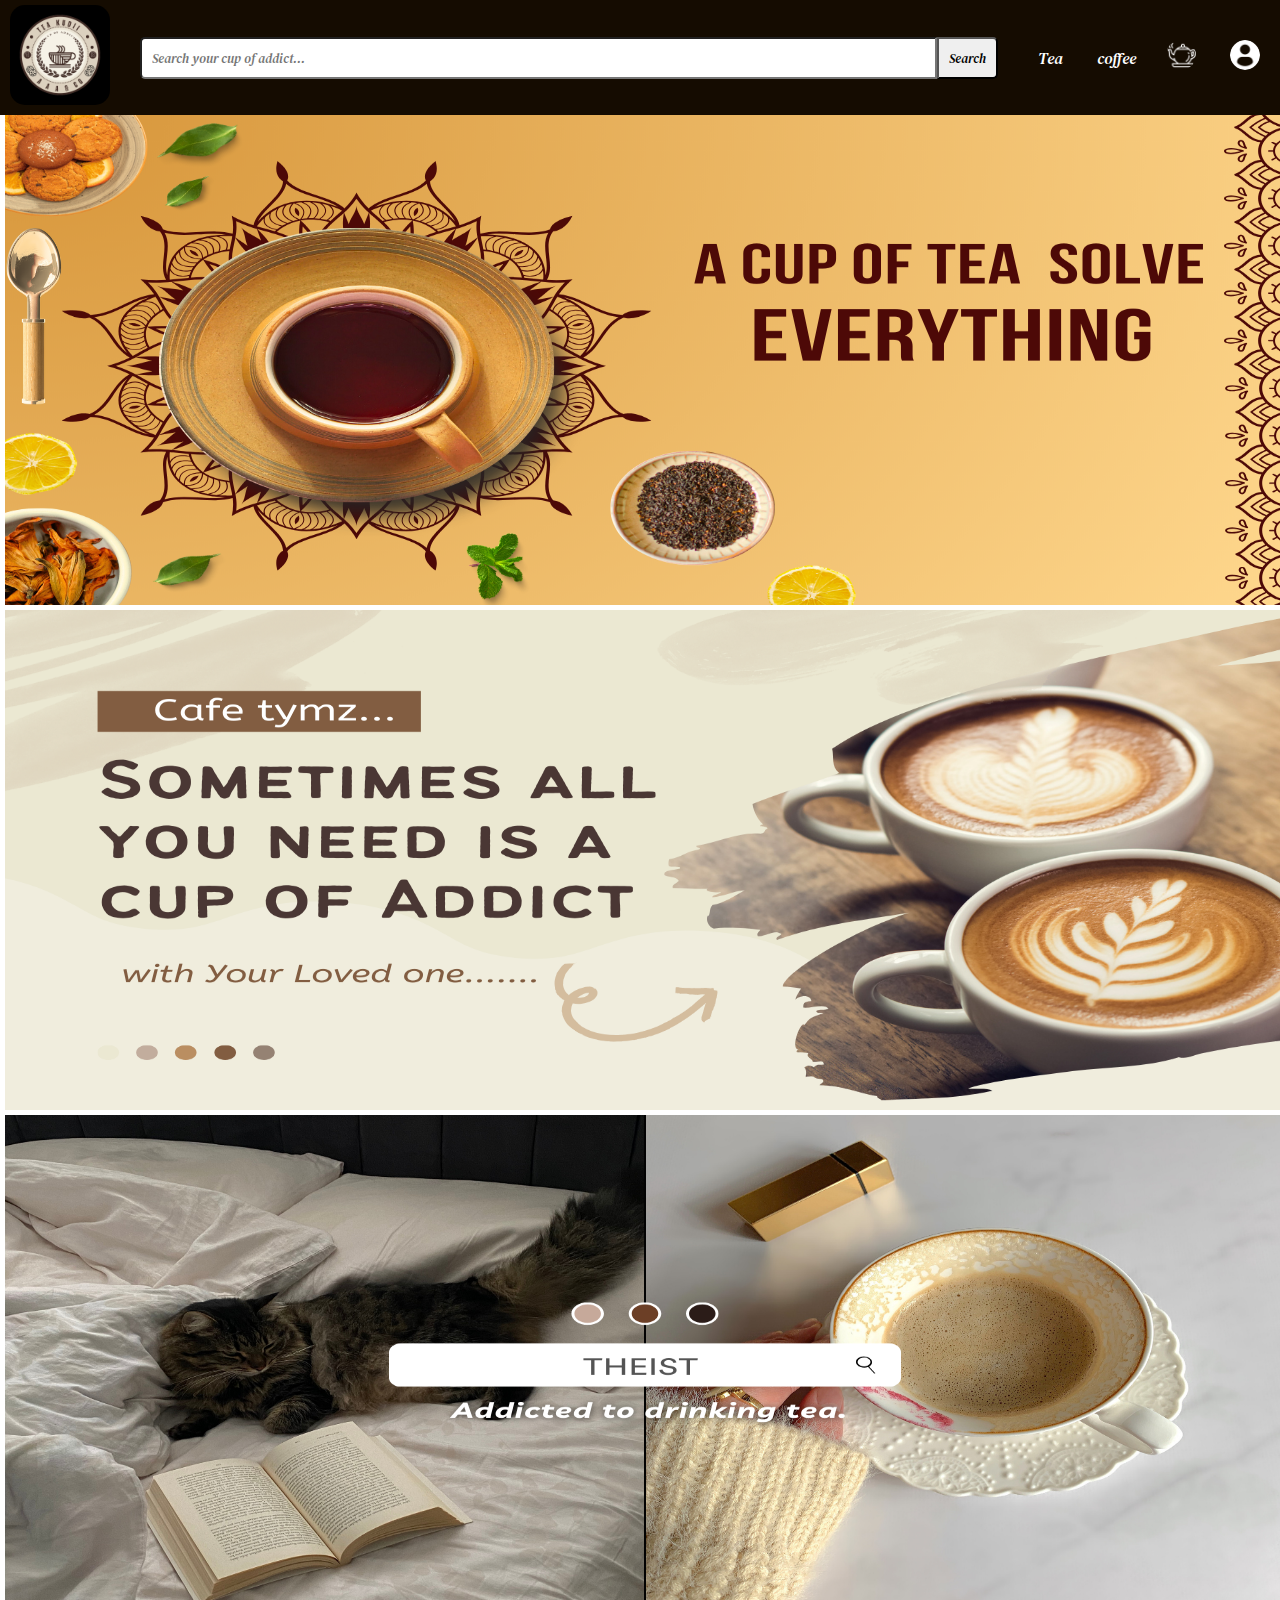
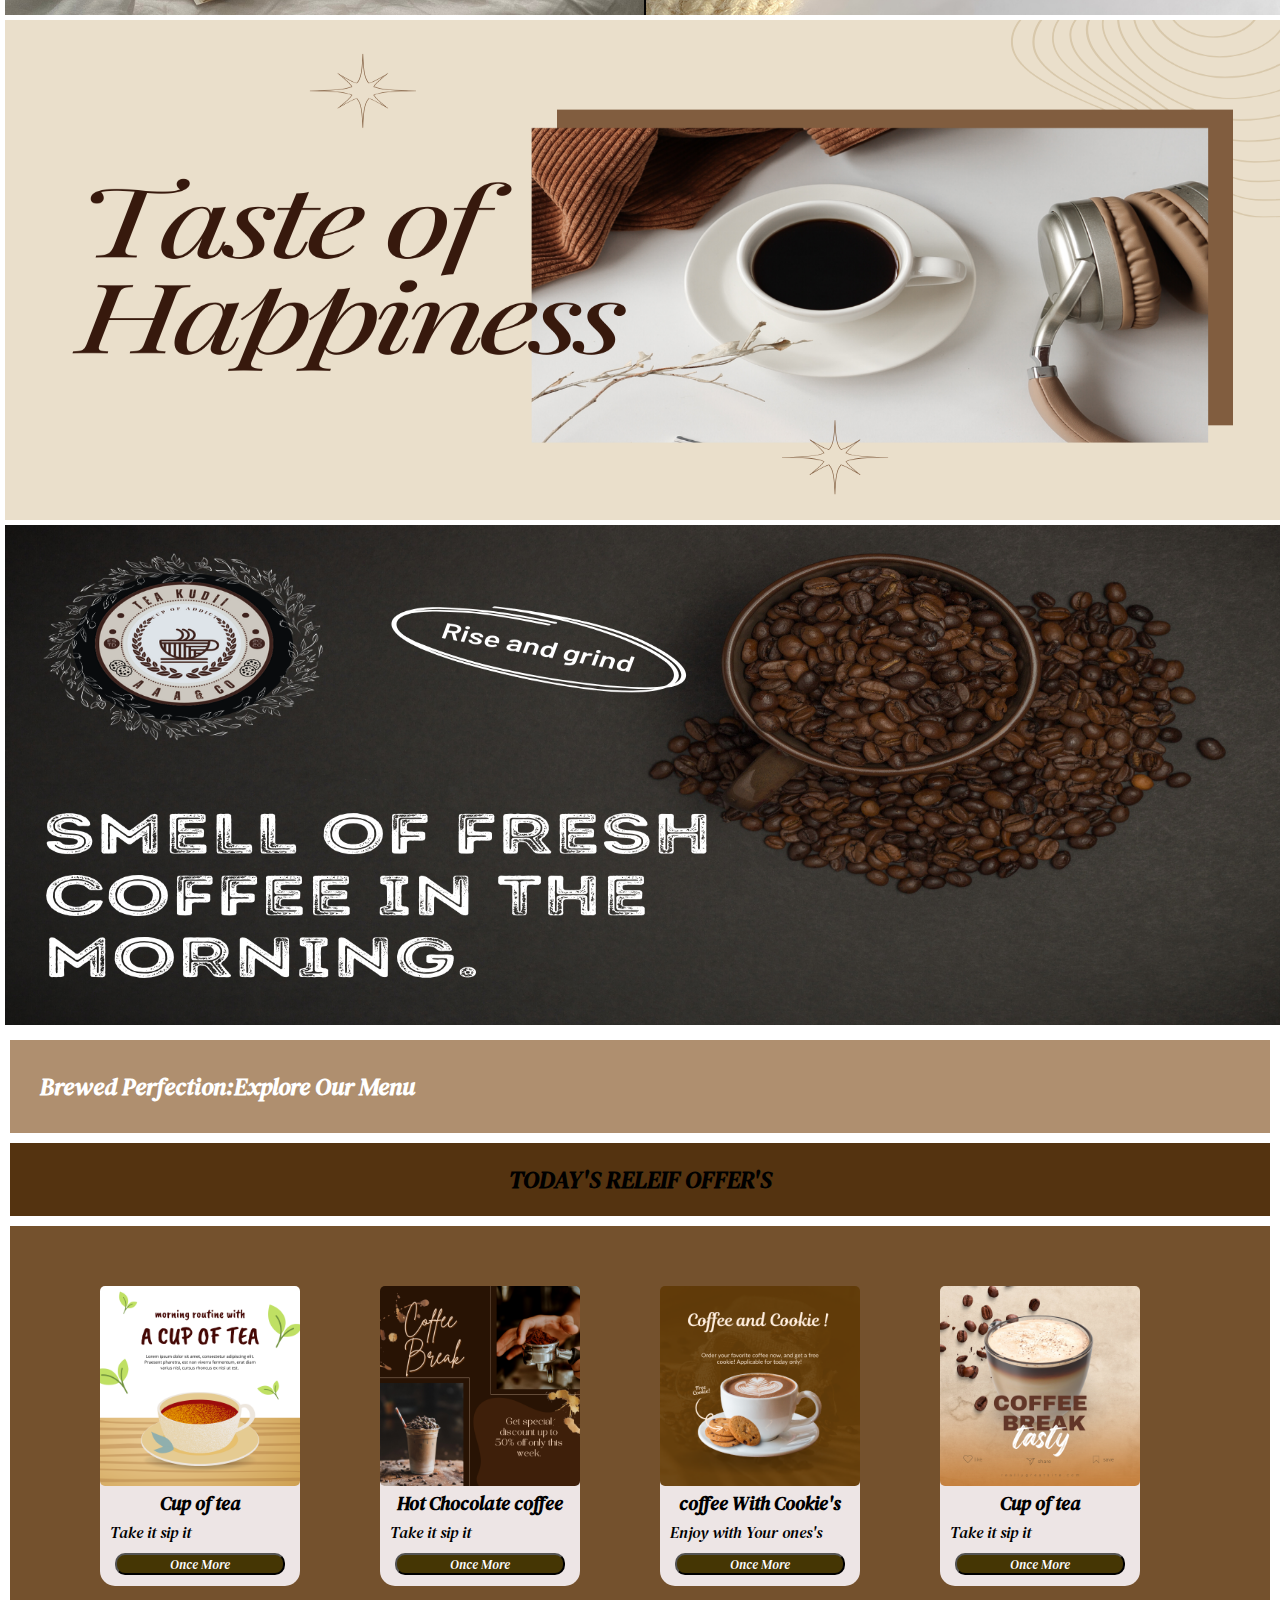
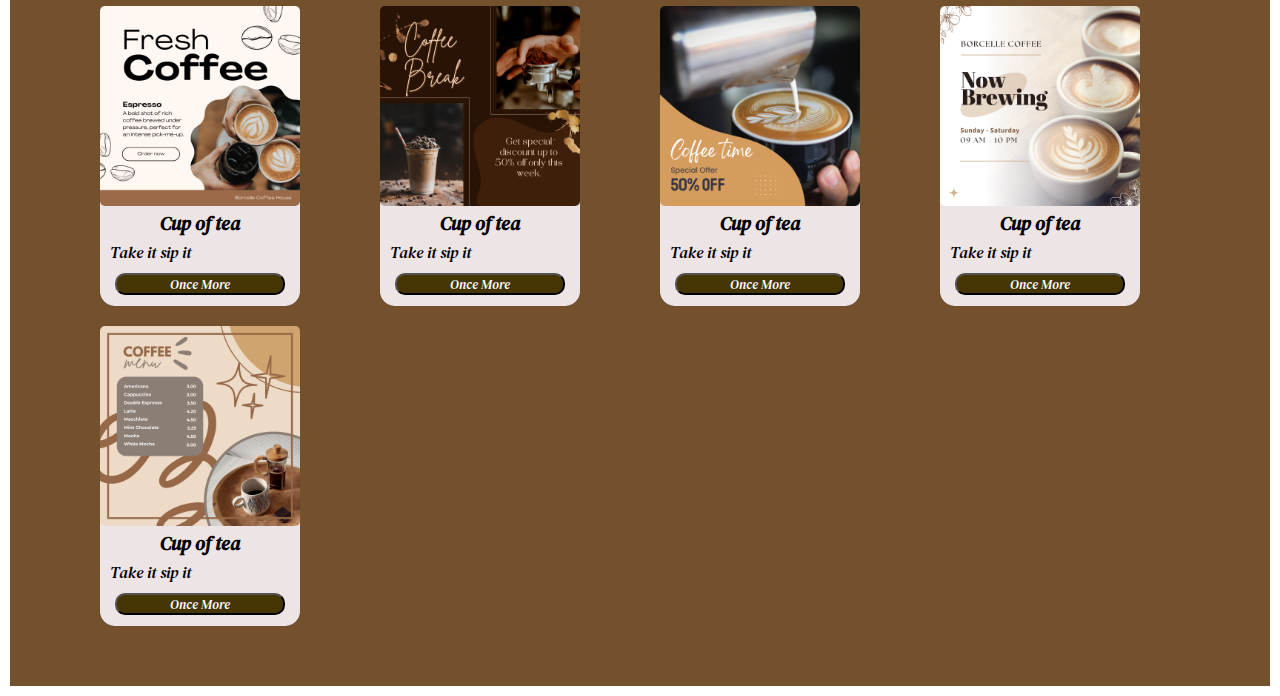
<file: index.html>
<!DOCTYPE html>
<html lang="en">
<head>
    <meta charset="UTF-8">
    <meta name="viewport" content="width=device-width, initial-scale=1.0">
    <title>Tea shop</title>
    <link rel="stylesheet" href="style.css">
</head>
<body>
    <div class="nav-bar">
        <div class="logo">
            <a href=""><img src="images/logo.png" alt=""></a>
        </div>
        <div class="search-box">
            <input type="text" placeholder="Search your cup of addict...">
            <button>Search</button>
        </div>
        <div class="nav-links">
            <a href="tea.html">Tea</a>
            <a href="coffee.html">coffee</a>
        </div>
        <div class="nav-icons">
            <a href="cart.html"><img src="images/Tea-cart.png" alt=""></a>
           <a href="account.html"><img src="images/profile.png" alt=""></a>
        </div>
    </div>
    <div class="hero-section">
       <img src="images/bnr1.png" alt="image not found">
       <img src="images/bnr2.png" alt="image not found">
       <img src="images/bnr3.png" alt="image not found">
       <img src="images/bnr4.png" alt="image not found">
       <img src="images/bnr5.png" alt="image not found">
    </div>

    <div class="menu">
        <h2>Brewed Perfection:Explore Our Menu</h2>
        

    </div>
    <div class="deals">
        <h2>TODAY'S RELEIF OFFER'S</h2>
    </div>
    
    <div class="main-card">
        <div class="card">
            <div class="image"><img src="images/card1.png" alt=""></div>
            <div class="im-info">
                <h3>Cup of tea</h3>
                <p>Take it sip it</p>
                <a href=""><button>Once More</button></a>

            </div>
        </div>
        
        <div class="card">
            <div class="image"><img src="images/card5.png" alt=""></div>
            <div class="im-info">
                <h3>Hot Chocolate coffee</h3>
                <p>Take it sip it</p>
                <a href=""><button>Once More</button></a>
            </div>
        </div>
        <div class="card">
            <div class="image"><img src="images/card2.png" alt=""></div>
            <div class="im-info">
                <h3>coffee With Cookie's</h3>
                <p>Enjoy with Your ones's</p>
                <a href=""><button>Once More</button></a>
            </div>
        </div>
        <div class="card">
            <div class="image"><img src="images/card3.png" alt=""></div>
            <div class="im-info">
                <h3>Cup of tea</h3>
                <p>Take it sip it</p>
                <a href=""><button>Once More</button></a>
            </div>
        </div>
        <div class="card">
            <div class="image"><img src="images/card4.png" alt=""></div>
            <div class="im-info">
                <h3>Cup of tea</h3>
                <p>Take it sip it</p>
                <a href=""><button>Once More</button></a>
            </div>
        </div>

        <div class="card">
            <div class="image"><img src="images/card5.png" alt=""></div>
            <div class="im-info">
                <h3>Cup of tea</h3>
                <p>Take it sip it</p>
                <a href=""><button>Once More</button></a>
            </div>
        </div>
    

        <div class="card">
            <div class="image"><img src="images/card6.png" alt=""></div>
            <div class="im-info">
                <h3>Cup of tea</h3>
                <p>Take it sip it</p>
                <a href=""><button>Once More</button></a>
            </div>
        </div>

        <div class="card">
            <div class="image"><img src="images/card7.png" alt=""></div>
            <div class="im-info">
                <h3>Cup of tea</h3>
                <p>Take it sip it</p>
                <a href=""><button>Once More</button></a>
            </div>
        </div>
        <div class="card">
            <div class="image"><img src="images/card8.png" alt=""></div>
            <div class="im-info">
                <h3>Cup of tea</h3>
                <p>Take it sip it</p>
               
                    <a href=""><button>Once More</button></a>
            </div>
        </div>

    </div>
    
</body>
</html>
</file>
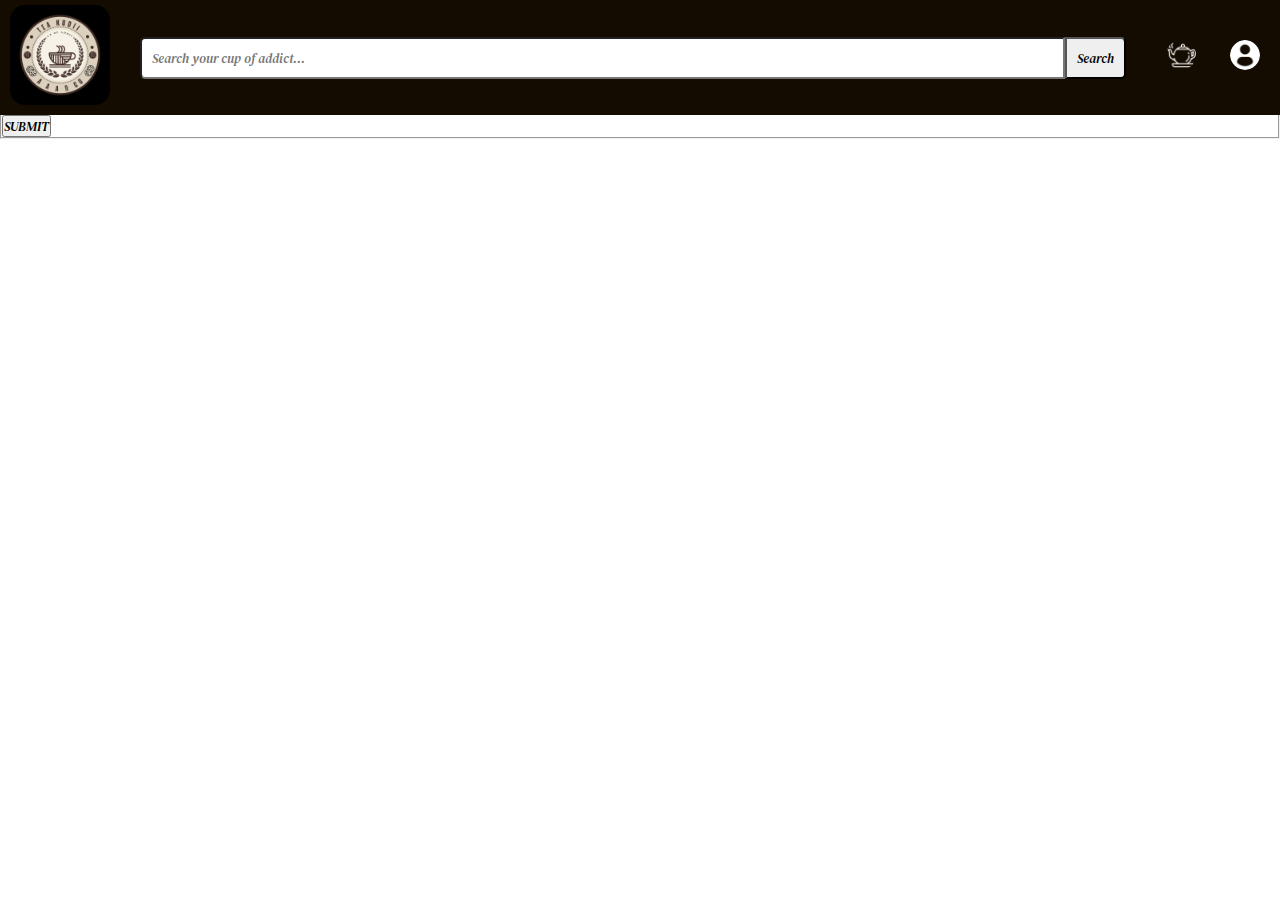
<file: account.html>
<!DOCTYPE html>
<html lang="en">
<head>
    <meta charset="UTF-8">
    <meta name="viewport" content="width=device-width, initial-scale=1.0">
    <title>Sign-up</title>
    <link rel="stylesheet" href="style.css">
</head>
<body>
    <div class="nav-bar">
        <div class="logo">
            <a href="index.html"><img src="images/logo.png" alt=""></a>
        </div>
        <div class="search-box">
            <input type="text" placeholder="Search your cup of addict...">
            <button>Search</button>
        </div>
        <div class="nav-icons">
            <a href=""><img src="images/Tea-cart.png" alt=""></a>
           <a href=""><img src="images/profile.png" alt=""></a>
        </div>
    </div>

    <div class="login-form">
        <fieldset>
            <legend>Sign-up</legend>
            <label for="">Name</label>
            <input type="text" name="" id="" placeholder="Enter your name"><br>
            <label for="">E-mail</label>
            <input type="text" name="" id="" placeholder="Enter your email"><br>
            <label for="">Password</label>
            <input type="password" name="" id="" placeholder="Enter your password"><br>
            <label for="">Re-Enter password</label>
            <input type="text" name="" id="" placeholder="Re-Enter password"><br>
            <button>SUBMIT</button>
        </fieldset>
        
    </div>
</body>
</html>
</file>
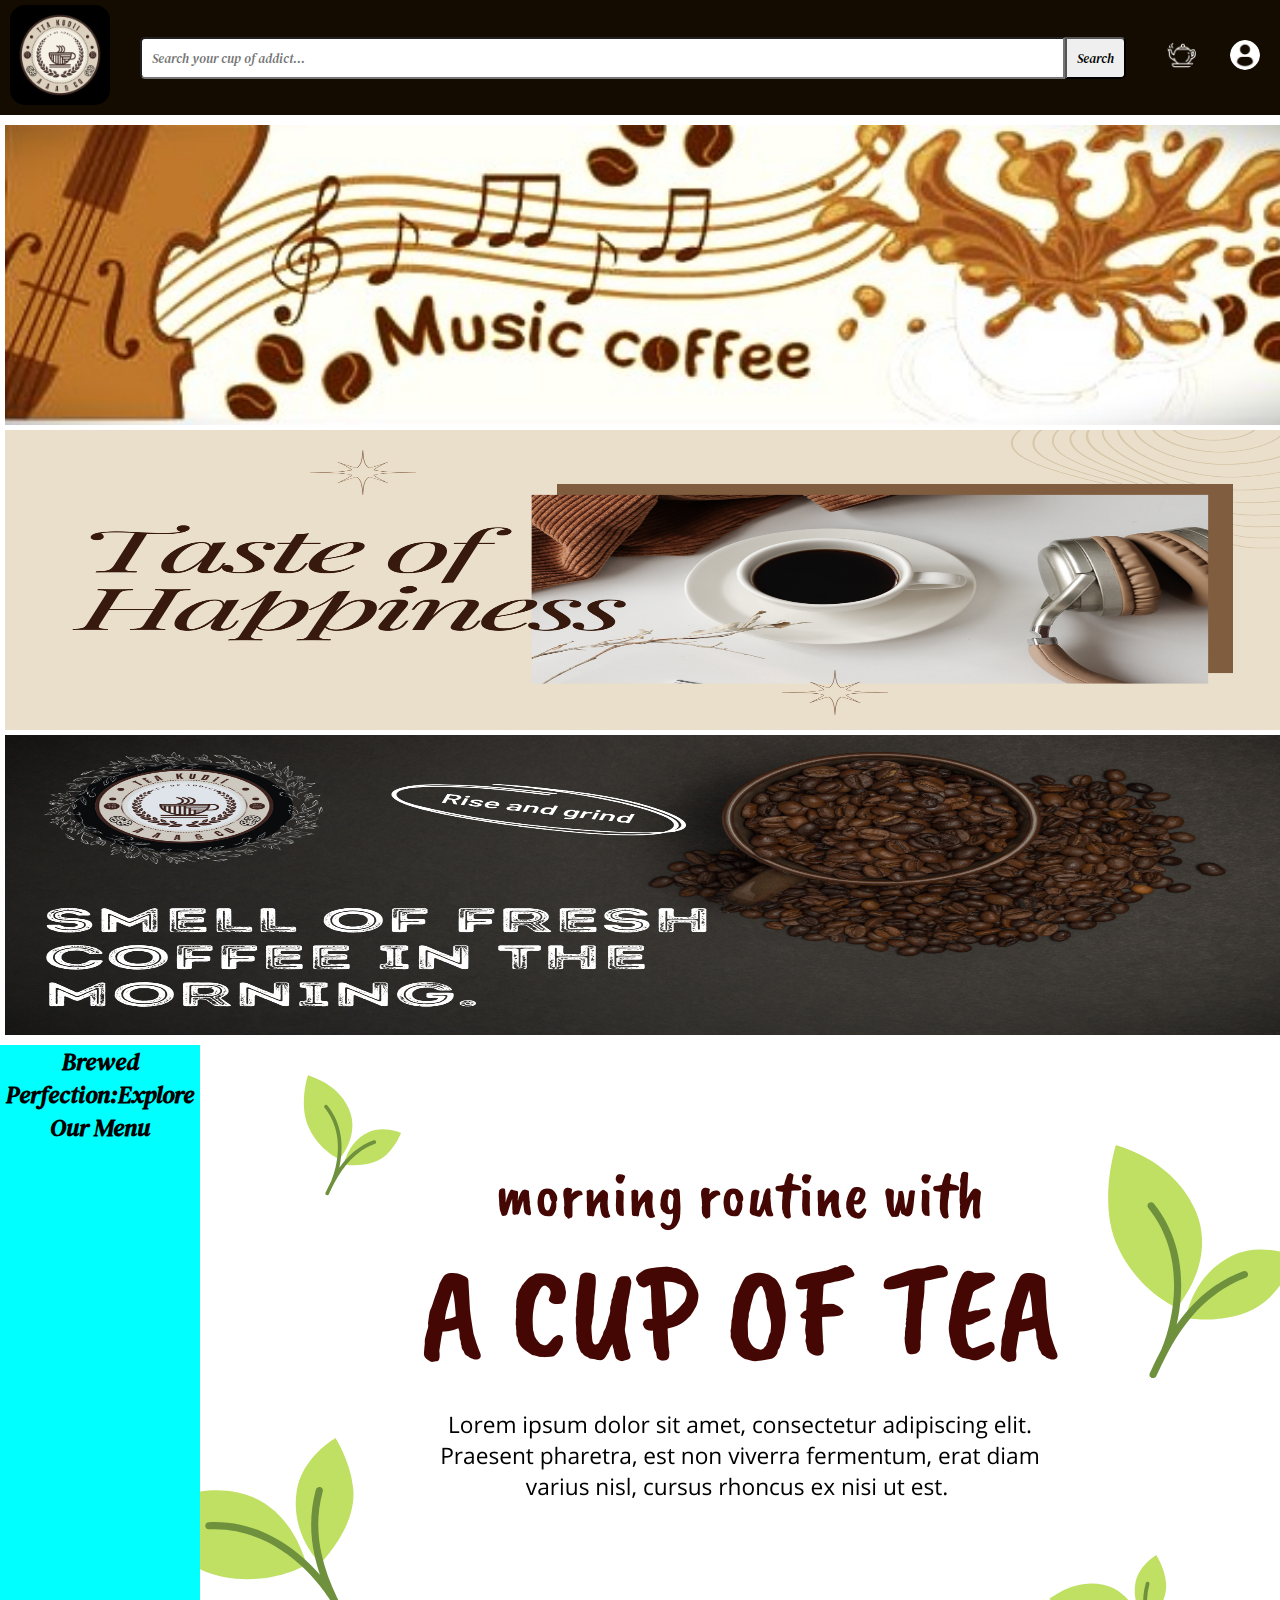
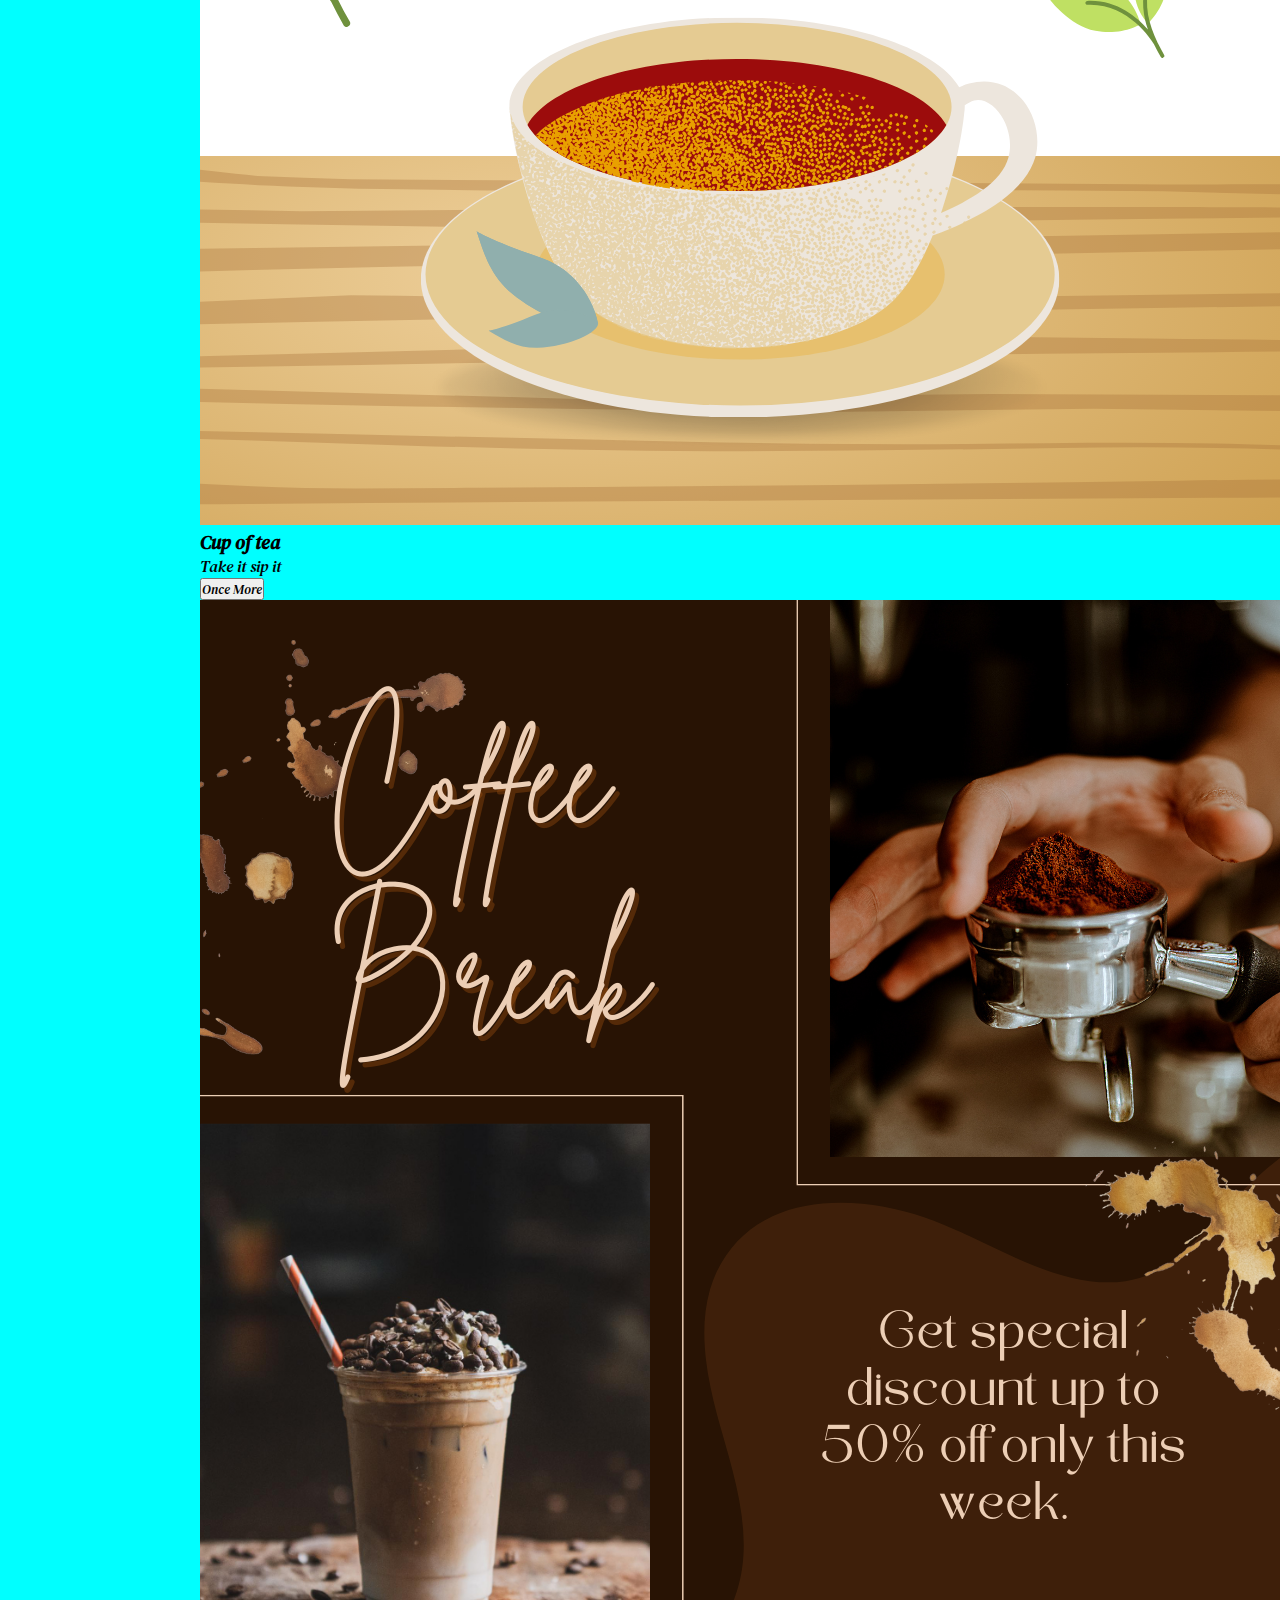
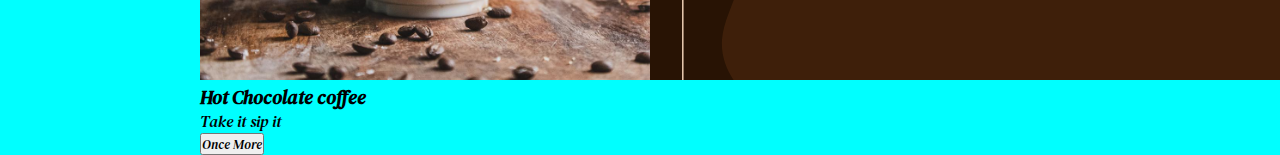
<file: coffee.html>
<!DOCTYPE html>
<html lang="en">
<head>
    <meta charset="UTF-8">
    <meta name="viewport" content="width=device-width, initial-scale=1.0">
    <title>Coffee</title>
    <link rel="stylesheet" href="style.css">
    <link rel="stylesheet" href="style3.css">
</head>
<body>
    <div class="nav-bar">
        <div class="logo">
            <a href="index.html"><img src="images/logo.png" alt=""></a>
        </div>
        <div class="search-box">
            <input type="text" placeholder="Search your cup of addict...">
            <button>Search</button>
        </div>
        <div class="nav-icons">
            <a href=""><img src="images/Tea-cart.png" alt=""></a>
           <a href=""><img src="images/profile.png" alt=""></a>
        </div>
    </div>

    <div class="hero-section">
        <img src="images/cafe-banner1.jpg" alt="image not found">
        <img src="images/bnr4.png" alt="image not found">
        <img src="images/bnr5.png" alt="image not found">
     </div>

     <div class="c-menu">
        <h2>Brewed Perfection:Explore Our Menu</h2>
            <div class="c-menu-card">
                <div class="c-card">
                    <div class="c-image"><img src="images/card1.png" alt=""></div>
                    <div class="c-im-info">
                        <h3>Cup of tea</h3>
                        <p>Take it sip it</p>
                        <a href=""><button>Once More</button></a>
        
                    </div>
                </div>
                
                <div class="c-menu-card">
                    <div class="c-image"><img src="images/card5.png" alt=""></div>
                    <div class="c-im-info">
                        <h3>Hot Chocolate coffee</h3>
                        <p>Take it sip it</p>
                        <a href=""><button>Once More</button></a>
                    </div>
                </div>
        </div>
    </div>

 
</body>
</html>
</file>
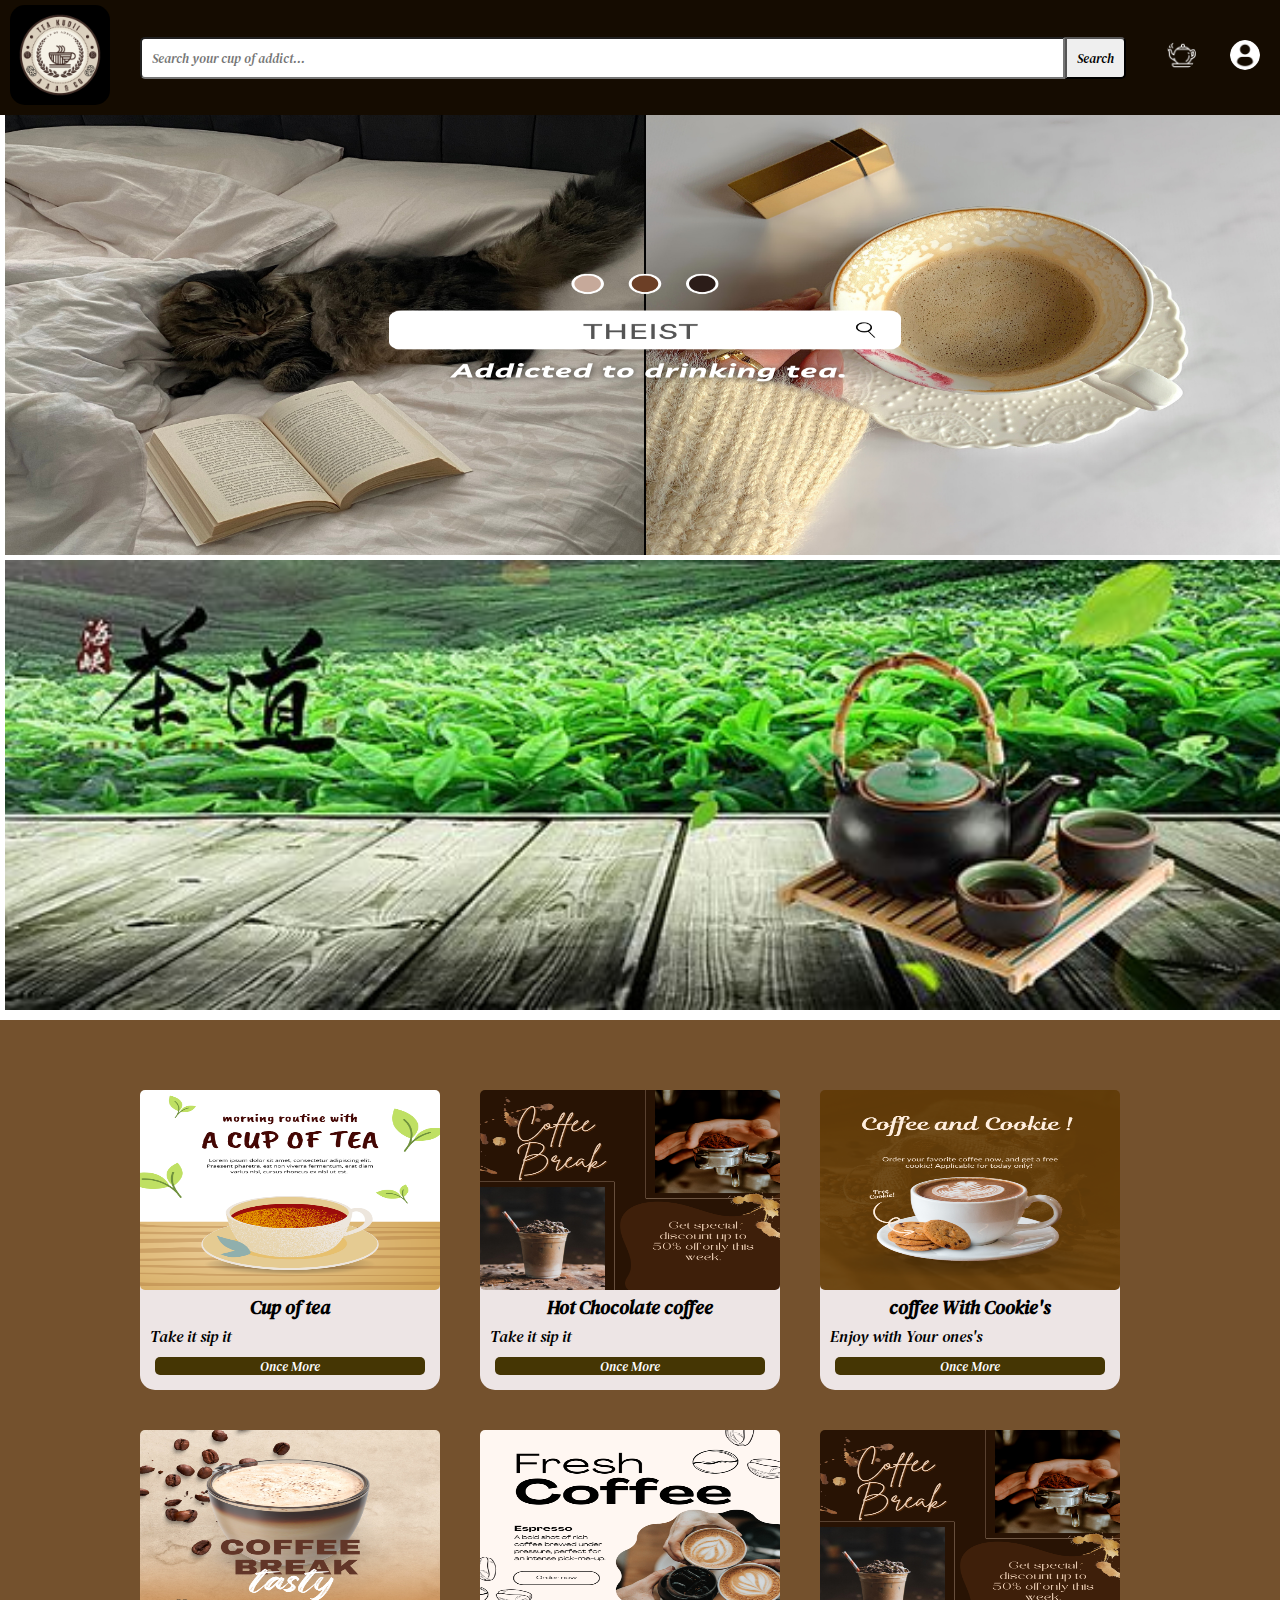
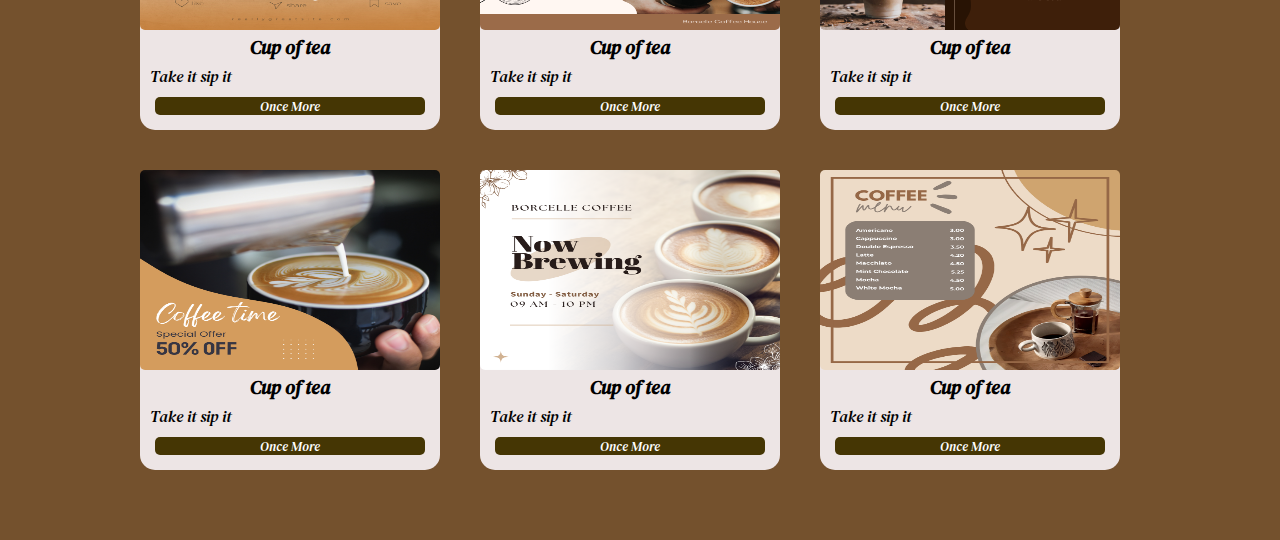
<file: tea.html>
<!DOCTYPE html>
<html lang="en">
<head>
    <meta charset="UTF-8">
    <meta name="viewport" content="width=device-width, initial-scale=1.0">
    <title>Tea</title>
    <link rel="stylesheet" href="style.css">
    <link rel="stylesheet" href="style2.css">
</head>
<body>
    
    <div class="nav-bar">
        <div class="logo">
            <a href="index.html"><img src="images/logo.png" alt=""></a>
        </div>
        <div class="search-box">
            <input type="text" placeholder="Search your cup of addict...">
            <button>Search</button>
        </div>
        <div class="nav-icons">
            <a href=""><img src="images/Tea-cart.png" alt=""></a>
           <a href=""><img src="images/profile.png" alt=""></a>
        </div>
    </div>
    <div class="hero-section">
        <img src="images/bnr3.png" alt="image not found">
        <img src="images/tea-banner3.jpg" alt="image not found">
    </div>

     
    <div class="t-main-card">
        <div class="t-card">
            <div class="t-image"><img src="images/card1.png" alt=""></div>
            <div class="t-im-info">
                <h3>Cup of tea</h3>
                <p>Take it sip it</p>
                <a href=""><button>Once More</button></a>

            </div>
        </div>
        
        <div class="t-card">
            <div class="t-image"><img src="images/card5.png" alt=""></div>
            <div class="t-im-info">
                <h3>Hot Chocolate coffee</h3>
                <p>Take it sip it</p>
                <a href=""><button>Once More</button></a>
            </div>
        </div>
        <div class="t-card">
            <div class="t-image"><img src="images/card2.png" alt=""></div>
            <div class="t-im-info">
                <h3>coffee With Cookie's</h3>
                <p>Enjoy with Your ones's</p>
                <a href=""><button>Once More</button></a>
            </div>
        </div>
        <div class="t-card">
            <div class="t-image"><img src="images/card3.png" alt=""></div>
            <div class="t-im-info">
                <h3>Cup of tea</h3>
                <p>Take it sip it</p>
                <a href=""><button>Once More</button></a>
            </div>
        </div>
        <div class="t-card">
            <div class="t-image"><img src="images/card4.png" alt=""></div>
            <div class="t-im-info">
                <h3>Cup of tea</h3>
                <p>Take it sip it</p>
                <a href=""><button>Once More</button></a>
            </div>
        </div>

        <div class="t-card">
            <div class="t-image"><img src="images/card5.png" alt=""></div>
            <div class="t-im-info">
                <h3>Cup of tea</h3>
                <p>Take it sip it</p>
                <a href=""><button>Once More</button></a>
            </div>
        </div>
    

        <div class="t-card">
            <div class="t-image"><img src="images/card6.png" alt=""></div>
            <div class="t-im-info">
                <h3>Cup of tea</h3>
                <p>Take it sip it</p>
                <a href=""><button>Once More</button></a>
            </div>
        </div>

        <div class="t-card">
            <div class="t-image"><img src="images/card7.png" alt=""></div>
            <div class="t-im-info">
                <h3>Cup of tea</h3>
                <p>Take it sip it</p>
                <a href=""><button>Once More</button></a>
            </div>
        </div>
        <div class="t-card">
            <div class="t-image"><img src="images/card8.png" alt=""></div>
            <div class="t-im-info">
                <h3>Cup of tea</h3>
                <p>Take it sip it</p>
               
                    <a href=""><button>Once More</button></a>
            </div>
        </div>

</body>
</html>
</file>
<file: style.css>
@import url('https://fonts.googleapis.com/css2?family=DM+Serif+Text:ital@0;1&display=swap');


*{
    margin: 0px;
    padding: 0px;
    box-sizing: border-box;
    font-family: "DM Serif Text", serif;
    font-style: italic;
}
body{
    background-color: rgb(255, 255, 255);
}
.nav-bar{
    display: flex;
    justify-content: space-around;
    align-items: center;
    background-color: #150c01;
    padding: 5px 10px;
    position:fixed;
    top: 0;
    z-index: 1000;
    width: 100%;
   
}
.logo img{
    width: 100px;
    margin-right: 10px;
    margin-left: 0px;
    border-radius: 15px;
    background-color: rgb(180, 100, 43);
    transition: transform 0.3s ease, box-shadow 0.3s ease;
    
}
.logo img:hover{
    transform: scale(1.0); /* Scale up on hover */
    box-shadow: 0 0 20px 10px rgba(222, 153, 4, 0.8); /* Glow effect */
    
}
.search-box{
    display:flex;
    flex: 1;
    margin: 0px 20px;
}

.search-box input{
    flex: 1;
    padding:5px 10px;
    border-radius: 5px 0px 0px 5px;
}
.search-box button{
    padding: 10px;
    font-weight: 300px;
    cursor: pointer;
    border-radius: 0px 5px 5px 0px;
}
.search-box button:hover{
    background-color: rgb(240, 146, 6);

}
.nav-links a{
    text-decoration: none;
    color: rgb(255, 255, 255);
    font-weight: 600px;
    font-size: 16px;
    margin-left:20px;
    margin-right: 10px;
}
.nav-links a:hover{
    text-decoration: underline;
    font-size: 20px;

}
.nav-icons a{
    margin-left:20px;
    margin-right: 10px;
}

.nav-icons img{
    width: 30px;
    filter: invert(100%);
    border-radius: 15px;
    transition: transform 0.3s ease, box-shadow 0.3s ease;
}
.nav-icons img:hover{
    transform: scale(1.2); 
    box-shadow: 0 0 20px 10px rgba(221, 156, 36, 0.8); 
  }
.hero-section{

    padding-top: 100px;
    width: 100%;
     margin:5px;
   /* margin-right: 20px; */
}
.hero-section img{

    width: 100%;
    padding-top:0px;
    height: 500px;
}
.menu{
    margin:10px;
    background-color:#AF8F6F;
    color: white;
    padding: 30px;
}

.deals{
    margin:10px;
    top: 0;
    background-color:#543310;
    padding: 20px;
}
.deals h2{
    text-align: center;
    font-weight: 500px;
}

.main-card{
    margin:10px;
    top: 0; 
    background-color:#74512D;
    display: flex;
    flex-wrap: wrap;
    justify-content:flex-start;
    padding: 50px;
}
.card{
    background-color: rgb(237, 229, 229);
    width:200px;
    height: 300px;
    border-radius: 15px;
    margin: 10px 40px;
    transition: transform 0.1s ease-in-out; 
    z-index: 1;
    position: relative;
    

}

.card:hover{
    z-index: 2;
    transform: scale(1.1); /* Slightly scales up the card */
}
.image img{
    width: 200px;
    height: 200px;
    border-radius: 5px;
    object-fit: cover;

}

.im-info h3{
    margin-bottom: 5px;
   
    text-align: center;
}
.im-info p{
    margin-bottom: 5px;
    margin-left: 10px;

}
.im-info a{
    display: flex;
    flex: 1;
    margin:0px 10px;
    padding: 5px;
}
.im-info button{
    flex: 1;
    border-radius:10px;
    font-weight: 800px;
    cursor: pointer;
    background-color: #453604;
    color: white;

}
.im-info button:hover{
   background-color: aliceblue;
    color: #150c01;
    
}
.im-info a {
    text-decoration: none;
}
</file>
<file: style3.css>
.hero-section{
    padding-top:120px;
        width: 100%;
        height: fit-content;
    }
    
.hero-section img{
    width:100%;
    height:300px;
}

.c-menu{
    background-color: aqua;
    display: flex;
    flex: 1;
}
.c-menu h2{
    text-align: center;
    
}
</file>
<file: style2.css>
.hero-section{
    width: 100%;
    height: fit-content;
}

.hero-section img{
    width:100%;
    height:450px;
}

.t-main-card{

    top: 0; 
    background-color:#74512D;
    display: flex;
    flex-wrap: wrap;
    justify-content:flex-start;
    padding: 50px;
    padding-left: 120px;
   
  
  
}
.t-card{
    background-color: rgb(237, 229, 229);
    width:300px;
    height: 300px;
    z-index: 1; 
    position: relative; 
    
    border-radius: 15px;
    margin: 20px 20px;
    transition: transform 0.1s ease-in-out; 
    
    
    

}

.t-card:hover{
    z-index: 2;
    transform: scale(1.1); /* Slightly scales up the card */
}
.t-image img{
    width: 300px;
    height: 200px;
    border-radius: 5px;


}

.t-im-info h3{
    margin-bottom: 5px;
   
    text-align: center;
}
.t-im-info p{
    margin-bottom: 5px;
    margin-left: 10px;

}
.t-im-info a{
    display: flex;
    flex: 1;
    margin:0px 10px;
    padding: 5px;
}
.t-im-info button{
    flex: 1;
    border-radius:5px;
    font-weight:800px;
    cursor: pointer;
    background-color: #453604;
    color: white;
    border: none;

}
.t-im-info button:hover{
    background: radial-gradient(circle, rgba(195,95,186,1) 1%, rgba(252,186,70,0.7345063025210083) 100%);
   
    
}
.t-im-info a {
    text-decoration: none;
}
</file>
